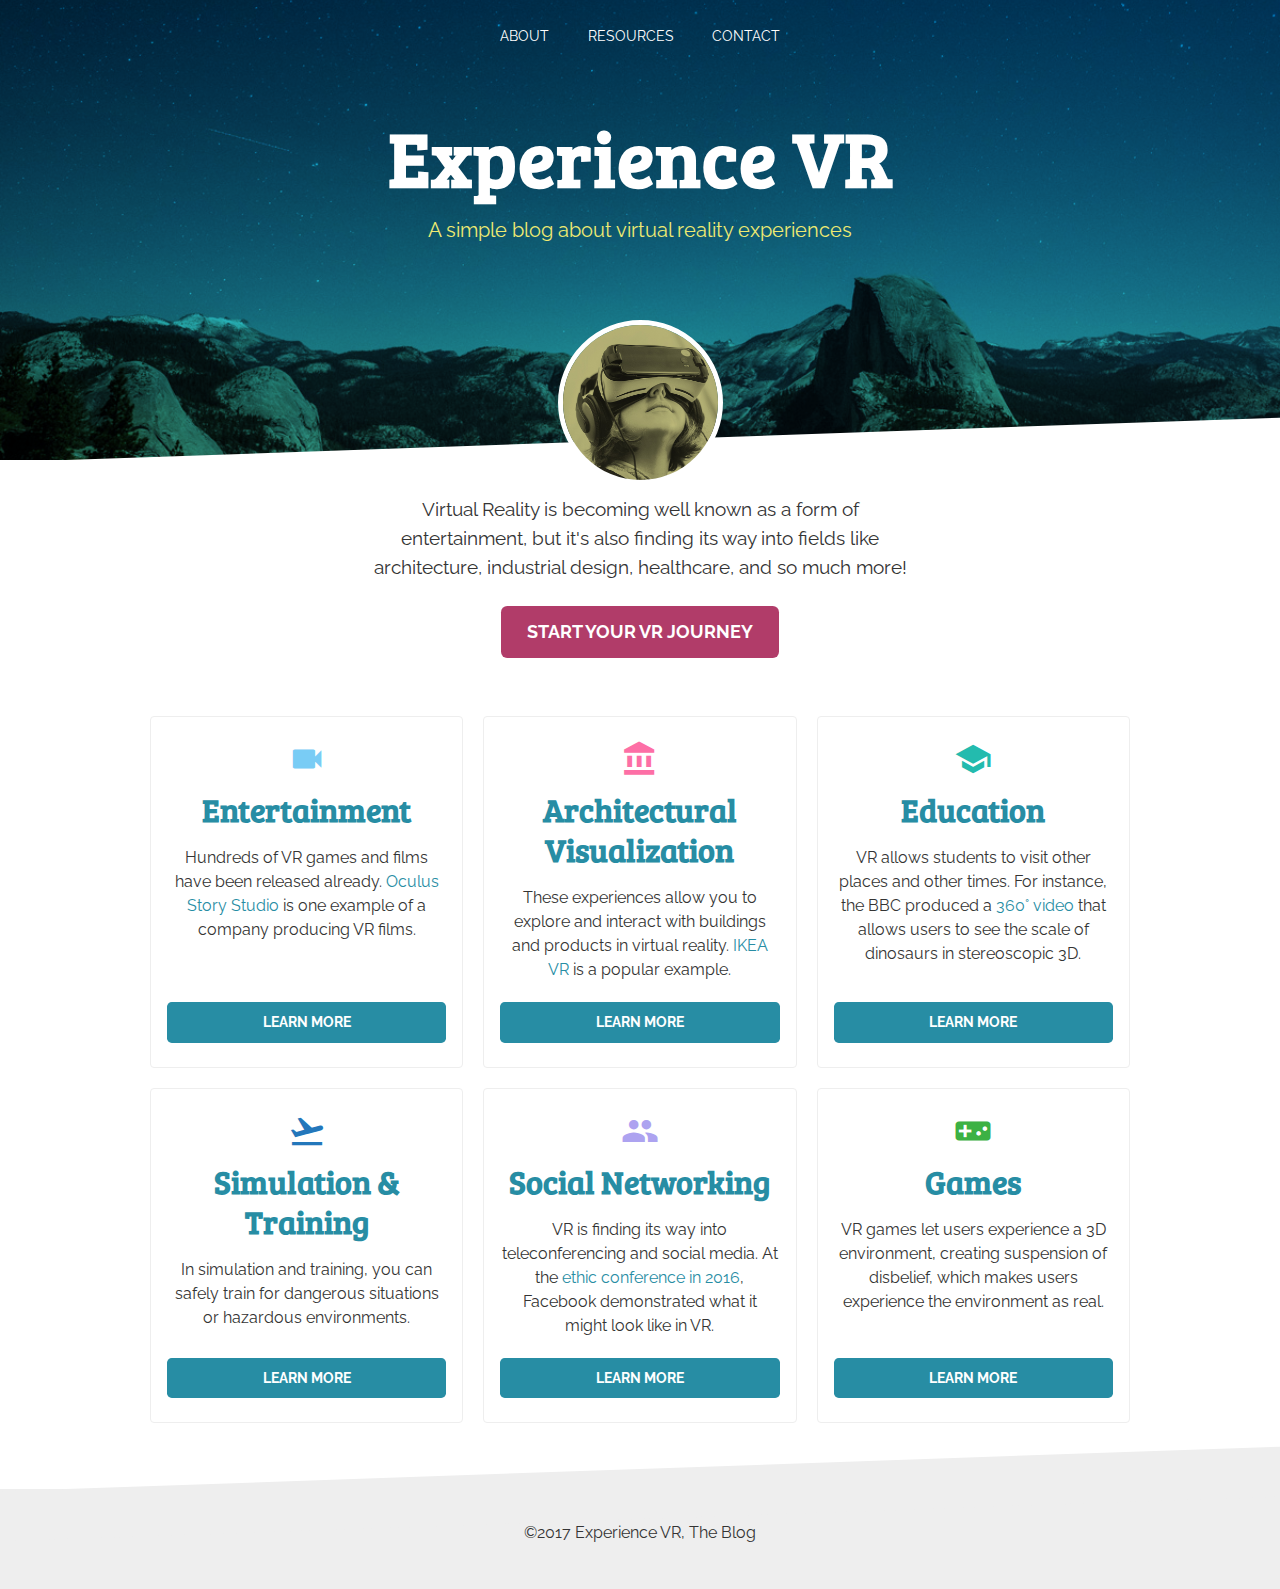
<file: index.html>
<!DOCTYPE html>
<html>
  <head>
    <meta charset="utf-8">
    <meta name="viewport" content="width=device-width, initial-scale=1, shrink-to-fit=no">
    <title>Experience VR</title>
    <link href="https://fonts.googleapis.com/css?family=Bree+Serif|Raleway" rel="stylesheet">
    <link href="https://fonts.googleapis.com/icon?family=Material+Icons"
      rel="stylesheet">
    <link href="css/style.css" rel="stylesheet">
  </head>
  <body>
    <header>
      <div class="inner">
        <ul class="main-nav">
          <li><a href="#">About</a></li>
          <li><a href="#">Resources</a></li>
          <li><a href="#">Contact</a></li>                
        </ul>
        <h1>Experience VR</h1>
        <p>A simple blog about virtual reality experiences</p>
        <img class="img-featured" src="img/featured.jpg" alt="VR headset">
      </div>
    </header>
    
    <div class="intro">
      <p> Virtual Reality is becoming well known as a form of entertainment, but it's also finding its way into fields like architecture, industrial design, healthcare, and so much more!</p>
      <a class="btn-callout" href="https://teamtreehouse.com/vr">Start Your VR Journey</a>
    </div>
    
    <div class="main-content">
      <div class="card">
        <i class="material-icons icn-ent">videocam</i>
        <h1>Entertainment</h1>
        <p>Hundreds of VR games and films have been released already. <a href="#">Oculus Story Studio</a> is one example of a company producing VR films.</p>
        <a class="btn-info" href="#">Learn more</a>
      </div>
      <div class="card">
        <i class="material-icons icn-arch">account_balance</i>
        <h1>Architectural Visualization</h1>
        <p>These experiences allow you to explore and interact with buildings and products in virtual reality. <a href="#">IKEA VR</a> is a popular example.</p>
        <a class="btn-info" href="#">Learn more</a>        
      </div>
      <div class="card"> 
        <i class="material-icons icn-edu">school</i>
        <h1>Education</h1>
        <p>VR allows students to visit other places and other times. For instance, the BBC produced a <a href="#">360° video</a> that allows users to see the scale of dinosaurs in stereoscopic 3D.</p>
        <a class="btn-info" href="#">Learn more</a>        
      </div> 
      <div class="card">
        <i class="material-icons icn-sim">flight_takeoff</i>
        <h1>Simulation &amp; Training </h1>
        <p>In simulation and training, you can safely train for dangerous situations or hazardous environments.</p>
        <a class="btn-info" href="#">Learn more</a>
      </div>
      <div class="card">
        <i class="material-icons icn-soc">people</i>
        <h1>Social Networking</h1>
        <p>VR is finding its way into teleconferencing and social media. At the <a href="#">ethic conference in 2016</a>, Facebook demonstrated what it might look like in VR.</p>
        <a class="btn-info" href="#">Learn more</a>        
      </div>
      <div class="card"> 
        <i class="material-icons icn-games">videogame_asset</i>
        <h1>Games</h1>
        <p>VR games let users experience a 3D environment, creating suspension of disbelief, which makes users experience the environment as real.</p>
        <a class="btn-info" href="#">Learn more</a>        
      </div>                
    </div>
    
    <footer>
      <span>&copy;2017 Experience VR, The Blog</span>
    </footer>
  </body>
</html>
</file>
<file: css/style.css>
/*! normalize.css v5.0.0 | MIT License | github.com/necolas/normalize.css */
/**
 * 1. Change the default font family in all browsers (opinionated).
 * 2. Correct the line height in all browsers.
 * 3. Prevent adjustments of font size after orientation changes in
 *    IE on Windows Phone and in iOS.
 */
/* Document
   ========================================================================== */
html {
  font-family: sans-serif;
  /* 1 */
  line-height: 1.15;
  /* 2 */
  -ms-text-size-adjust: 100%;
  /* 3 */
  -webkit-text-size-adjust: 100%;
  /* 3 */ }

/* Sections
   ========================================================================== */
/**
 * Remove the margin in all browsers (opinionated).
 */
body {
  margin: 0; }

/**
 * Add the correct display in IE 9-.
 */
article,
aside,
footer,
header,
nav,
section {
  display: block; }

/**
 * Correct the font size and margin on `h1` elements within `section` and
 * `article` contexts in Chrome, Firefox, and Safari.
 */
h1 {
  font-size: 2em;
  margin: 0.67em 0; }

/* Grouping content
   ========================================================================== */
/**
 * Add the correct display in IE 9-.
 * 1. Add the correct display in IE.
 */
figcaption,
figure,
main {
  /* 1 */
  display: block; }

/**
 * Add the correct margin in IE 8.
 */
figure {
  margin: 1em 40px; }

/**
 * 1. Add the correct box sizing in Firefox.
 * 2. Show the overflow in Edge and IE.
 */
hr {
  box-sizing: content-box;
  /* 1 */
  height: 0;
  /* 1 */
  overflow: visible;
  /* 2 */ }

/**
 * 1. Correct the inheritance and scaling of font size in all browsers.
 * 2. Correct the odd `em` font sizing in all browsers.
 */
pre {
  font-family: monospace, monospace;
  /* 1 */
  font-size: 1em;
  /* 2 */ }

/* Text-level semantics
   ========================================================================== */
/**
 * 1. Remove the gray background on active links in IE 10.
 * 2. Remove gaps in links underline in iOS 8+ and Safari 8+.
 */
a {
  background-color: transparent;
  /* 1 */
  -webkit-text-decoration-skip: objects;
  /* 2 */ }

/**
 * Remove the outline on focused links when they are also active or hovered
 * in all browsers (opinionated).
 */
a:active,
a:hover {
  outline-width: 0; }

/**
 * 1. Remove the bottom border in Firefox 39-.
 * 2. Add the correct text decoration in Chrome, Edge, IE, Opera, and Safari.
 */
abbr[title] {
  border-bottom: none;
  /* 1 */
  text-decoration: underline;
  /* 2 */
  text-decoration: underline dotted;
  /* 2 */ }

/**
 * Prevent the duplicate application of `bolder` by the next rule in Safari 6.
 */
b,
strong {
  font-weight: inherit; }

/**
 * Add the correct font weight in Chrome, Edge, and Safari.
 */
b,
strong {
  font-weight: bolder; }

/**
 * 1. Correct the inheritance and scaling of font size in all browsers.
 * 2. Correct the odd `em` font sizing in all browsers.
 */
code,
kbd,
samp {
  font-family: monospace, monospace;
  /* 1 */
  font-size: 1em;
  /* 2 */ }

/**
 * Add the correct font style in Android 4.3-.
 */
dfn {
  font-style: italic; }

/**
 * Add the correct background and color in IE 9-.
 */
mark {
  background-color: #ff0;
  color: #000; }

/**
 * Add the correct font size in all browsers.
 */
small {
  font-size: 80%; }

/**
 * Prevent `sub` and `sup` elements from affecting the line height in
 * all browsers.
 */
sub,
sup {
  font-size: 75%;
  line-height: 0;
  position: relative;
  vertical-align: baseline; }

sub {
  bottom: -0.25em; }

sup {
  top: -0.5em; }

/* Embedded content
   ========================================================================== */
/**
 * Add the correct display in IE 9-.
 */
audio,
video {
  display: inline-block; }

/**
 * Add the correct display in iOS 4-7.
 */
audio:not([controls]) {
  display: none;
  height: 0; }

/**
 * Remove the border on images inside links in IE 10-.
 */
img {
  border-style: none; }

/**
 * Hide the overflow in IE.
 */
svg:not(:root) {
  overflow: hidden; }

/* Forms
   ========================================================================== */
/**
 * 1. Change the font styles in all browsers (opinionated).
 * 2. Remove the margin in Firefox and Safari.
 */
button,
input,
optgroup,
select,
textarea {
  font-family: sans-serif;
  /* 1 */
  font-size: 100%;
  /* 1 */
  line-height: 1.15;
  /* 1 */
  margin: 0;
  /* 2 */ }

/**
 * Show the overflow in IE.
 * 1. Show the overflow in Edge.
 */
button,
input {
  /* 1 */
  overflow: visible; }

/**
 * Remove the inheritance of text transform in Edge, Firefox, and IE.
 * 1. Remove the inheritance of text transform in Firefox.
 */
button,
select {
  /* 1 */
  text-transform: none; }

/**
 * 1. Prevent a WebKit bug where (2) destroys native `audio` and `video`
 *    controls in Android 4.
 * 2. Correct the inability to style clickable types in iOS and Safari.
 */
button,
html [type="button"],
[type="reset"],
[type="submit"] {
  -webkit-appearance: button;
  /* 2 */ }

/**
 * Remove the inner border and padding in Firefox.
 */
button::-moz-focus-inner,
[type="button"]::-moz-focus-inner,
[type="reset"]::-moz-focus-inner,
[type="submit"]::-moz-focus-inner {
  border-style: none;
  padding: 0; }

/**
 * Restore the focus styles unset by the previous rule.
 */
button:-moz-focusring,
[type="button"]:-moz-focusring,
[type="reset"]:-moz-focusring,
[type="submit"]:-moz-focusring {
  outline: 1px dotted ButtonText; }

/**
 * Change the border, margin, and padding in all browsers (opinionated).
 */
fieldset {
  border: 1px solid #c0c0c0;
  margin: 0 2px;
  padding: 0.35em 0.625em 0.75em; }

/**
 * 1. Correct the text wrapping in Edge and IE.
 * 2. Correct the color inheritance from `fieldset` elements in IE.
 * 3. Remove the padding so developers are not caught out when they zero out
 *    `fieldset` elements in all browsers.
 */
legend {
  box-sizing: border-box;
  /* 1 */
  color: inherit;
  /* 2 */
  display: table;
  /* 1 */
  max-width: 100%;
  /* 1 */
  padding: 0;
  /* 3 */
  white-space: normal;
  /* 1 */ }

/**
 * 1. Add the correct display in IE 9-.
 * 2. Add the correct vertical alignment in Chrome, Firefox, and Opera.
 */
progress {
  display: inline-block;
  /* 1 */
  vertical-align: baseline;
  /* 2 */ }

/**
 * Remove the default vertical scrollbar in IE.
 */
textarea {
  overflow: auto; }

/**
 * 1. Add the correct box sizing in IE 10-.
 * 2. Remove the padding in IE 10-.
 */
[type="checkbox"],
[type="radio"] {
  box-sizing: border-box;
  /* 1 */
  padding: 0;
  /* 2 */ }

/**
 * Correct the cursor style of increment and decrement buttons in Chrome.
 */
[type="number"]::-webkit-inner-spin-button,
[type="number"]::-webkit-outer-spin-button {
  height: auto; }

/**
 * 1. Correct the odd appearance in Chrome and Safari.
 * 2. Correct the outline style in Safari.
 */
[type="search"] {
  -webkit-appearance: textfield;
  /* 1 */
  outline-offset: -2px;
  /* 2 */ }

/**
 * Remove the inner padding and cancel buttons in Chrome and Safari on macOS.
 */
[type="search"]::-webkit-search-cancel-button,
[type="search"]::-webkit-search-decoration {
  -webkit-appearance: none; }

/**
 * 1. Correct the inability to style clickable types in iOS and Safari.
 * 2. Change font properties to `inherit` in Safari.
 */
::-webkit-file-upload-button {
  -webkit-appearance: button;
  /* 1 */
  font: inherit;
  /* 2 */ }

/* Interactive
   ========================================================================== */
/*
 * Add the correct display in IE 9-.
 * 1. Add the correct display in Edge, IE, and Firefox.
 */
details,
menu {
  display: block; }

/*
 * Add the correct display in all browsers.
 */
summary {
  display: list-item; }

/* Scripting
   ========================================================================== */
/**
 * Add the correct display in IE 9-.
 */
canvas {
  display: inline-block; }

/**
 * Add the correct display in IE.
 */
template {
  display: none; }

/* Hidden
   ========================================================================== */
/**
 * Add the correct display in IE 10-.
 */
[hidden] {
  display: none; }

/**
 * List styles
 */
ul, ol {
  list-style-type: none;
  padding: 0;
  margin: 0; }

* {
  box-sizing: border-box; }

body {
  color: #343434;
  font-size: 1rem;
  line-height: 1.5;
  font-family: "Raleway", sans-serif;
  text-align: center;
  margin: 0; }

h1,
h2 {
  font-family: "Bree Serif", serif; }

p {
  margin-bottom: 1.25em; }

a {
  color: #278da4;
  text-decoration: none; }
  a:hover {
    color: #b13c69; }

.main-content {
  display: flex;
  flex-wrap: wrap; }
  @media (min-width: 768px) {
    .main-content {
      width: 90%;
      max-width: 1000px;
      margin-left: auto;
      margin-right: auto; } }

.inner {
  padding: 0.5em 1em; }

.intro {
  margin: auto;
  padding: 1em 1em 3em; }
  .intro p {
    font-size: 1.2em; }
  @media (min-width: 992px) {
    .intro {
      width: 45%; } }

header {
  position: relative;
  height: 460px;
  background: linear-gradient(#009fe1, #3acec2), url("../img/bg.jpg") no-repeat;
  background-blend-mode: multiply;
  background-size: cover; }
  header::after {
    content: '';
    display: block;
    width: 100%;
    height: 50px;
    position: absolute;
    transform: skewY(-2deg);
    background-color: #fff;
    bottom: -30px; }
  header h1 {
    color: #fff;
    font-size: 4.8em;
    margin-bottom: 0;
    letter-spacing: 1px; }
    @media (max-width: 575px) {
      header h1 {
        font-size: 3.4em; } }
  header p {
    color: #eeea72;
    font-size: 1.25em;
    margin: 0; }
  @media (max-width: 575px) {
    header {
      height: 340px; } }
  @media (min-width: 992px) {
    header {
      background-position: 0 0, 0 45%; } }

.card {
  display: flex;
  flex-direction: column;
  padding: 1.5em 1em;
  border: 1px solid #eee;
  border-radius: 0.25em;
  margin: 10px; }
  .card h1 {
    color: #278da4;
    margin: 0.35em 0 0;
    line-height: 1.25; }
  @media (min-width: 576px) {
    .card {
      flex: 1 46%; } }
  @media (min-width: 992px) {
    .card {
      flex-basis: 27.3333333333%; } }

footer {
  padding: 2em 0 0;
  height: 100px;
  background-color: #eee;
  margin-top: 3.5em;
  position: relative; }
  footer::after {
    content: '';
    display: block;
    width: 100%;
    height: 50px;
    position: absolute;
    transform: skewY(-2deg);
    background-color: #eee;
    top: -20px; }

.main-nav {
  margin-top: 1em; }
  .main-nav li {
    display: inline-block;
    margin: 0 0.65em; }
  .main-nav a {
    color: #fff;
    font-size: 0.85em;
    text-decoration: none;
    text-transform: uppercase;
    padding: 0.5em;
    transition: 0.3s; }
    .main-nav a:hover {
      color: rgba(238, 234, 114, 0.7); }

.btn-callout, .btn-info {
  color: #fff;
  display: inline-block;
  font-weight: bold;
  text-decoration: none;
  text-transform: uppercase;
  padding: 0.75em 1.5em;
  border-radius: 0.35em;
  transition: opacity 0.3s; }
  .btn-callout:hover, .btn-info:hover {
    color: #fff;
    opacity: 0.8; }
  .btn-callout:active, .btn-info:active {
    opacity: initial; }

.btn-callout {
  font-size: 1.1em;
  background-color: #b13c69; }
.btn-info {
  font-size: 0.85em;
  background-color: #278da4;
  margin-top: auto; }

.material-icons {
  font-size: 2.35em;
  color: #31b0cd; }

.icn-ent {
  color: #79ccf5; }
.icn-arch {
  color: #fd6fa6; }
.icn-edu {
  color: #23bbae; }
.icn-sim {
  color: #2377bb; }
.icn-soc {
  color: #ada3f0; }
.icn-games {
  color: #3cb144; }

.img-featured {
  width: 165px;
  height: 165px;
  border: 5px solid #fff;
  border-radius: 50%;
  margin-top: 75px;
  position: relative;
  z-index: 100; }
  @media (max-width: 575px) {
    .img-featured {
      display: none; } }

/*# sourceMappingURL=style.css.map */
</file>
